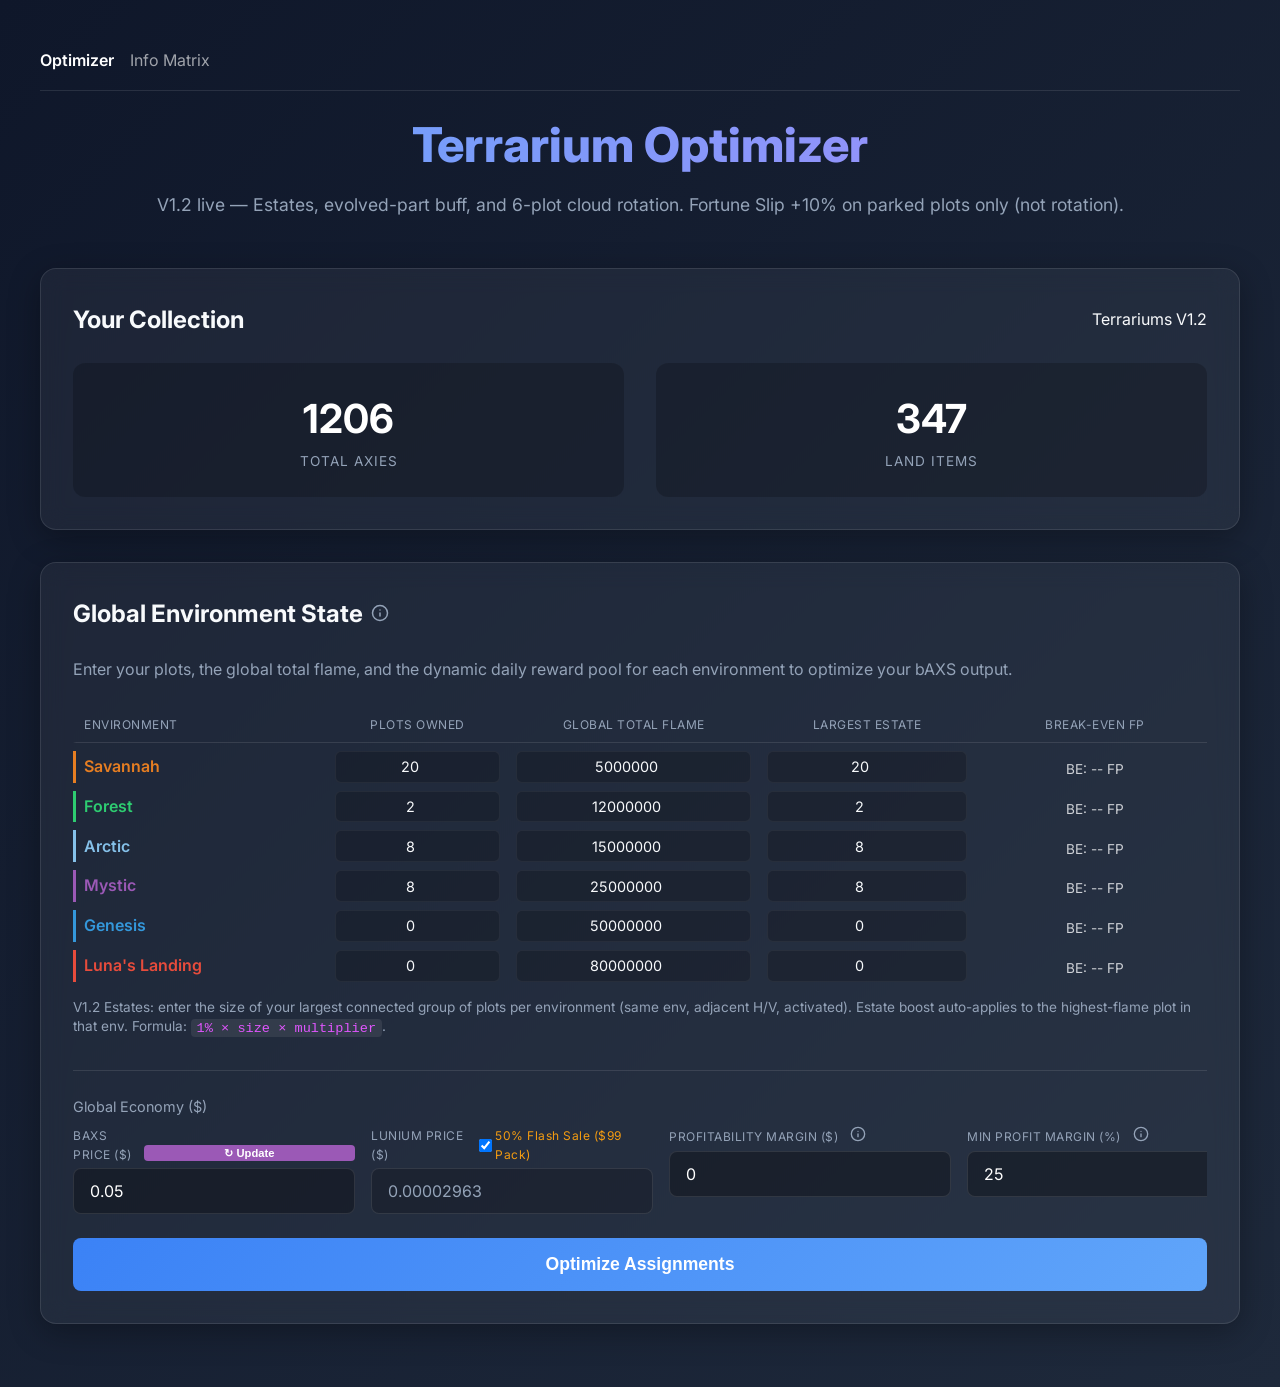
<file: index.html>
<!DOCTYPE html>
<html lang="en">
<head>
    <meta charset="UTF-8">
    <meta name="viewport" content="width=device-width, initial-scale=1.0">
    <title>Axie Terrarium Optimizer</title>
    <link href="https://fonts.googleapis.com/css2?family=Inter:wght@400;600;700;800&display=swap" rel="stylesheet">
    <link rel="stylesheet" href="style.css?v=7">
</head>
<body>
<div class="container">
    <nav style="display: flex; gap: 1rem; padding: 1rem 0; margin-bottom: 1rem; border-bottom: 1px solid rgba(255,255,255,0.1);">
        <a href="index.html" style="color: #fff; font-weight: 600; text-decoration: none;">Optimizer</a>
        <a href="charts.html" style="color: rgba(255,255,255,0.6); text-decoration: none;">Info Matrix</a>
    </nav>
    <header>
        <h1>Terrarium Optimizer</h1>
        <p class="subtitle">V1.2 live — Estates, evolved-part buff, and 6-plot cloud rotation. Fortune Slip +10% on parked plots only (not rotation).</p>
    </header>

    <div class="glass-panel" id="collection-stats">
        <div style="display: flex; justify-content: space-between; align-items: center; margin-bottom: 1.5rem; flex-wrap: wrap; gap: 0.75rem;">
            <h2 style="margin: 0;">Your Collection</h2>
            <span class="version-badge">Terrariums V1.2</span>
        </div>
        <div class="grid-2">
            <div class="stat-box">
                <div class="stat-value" id="stat-axies">0</div>
                <div class="stat-label">Total Axies</div>
            </div>
            <div class="stat-box">
                <div class="stat-value" id="stat-items">0</div>
                <div class="stat-label">Land Items</div>
            </div>
        </div>
    </div>

    <div class="glass-panel">
        <h2 style="margin-bottom: 1.5rem; display: flex; align-items: center;">
            Global Environment State
            <div class="tooltip" onclick="void(0)">
                <svg width="18" height="18" viewBox="0 0 24 24" fill="none" stroke="currentColor" stroke-width="2" stroke-linecap="round" stroke-linejoin="round"><circle cx="12" cy="12" r="10"></circle><line x1="12" y1="16" x2="12" y2="12"></line><line x1="12" y1="8" x2="12.01" y2="8"></line></svg>
                <span class="tooltiptext">Higher tier plots (like Genesis/Mystic) have higher base Lunium costs and different environment multipliers. The optimizer automatically calculates which plot is mathematically best based on your total flame and the daily reward pool for each environment.</span>
            </div>
        </h2>
        <p style="color: var(--text-secondary); margin-bottom: 2rem;">
            Enter your plots, the global total flame, and the dynamic daily reward pool for each environment to optimize your bAXS output.
        </p>
        <div id="env-inputs"></div>
        
        <div style="margin-top: 1.5rem; padding-top: 1.5rem; border-top: 1px solid rgba(255, 255, 255, 0.1);">
            <div style="color: var(--text-secondary); margin-bottom: 0.5rem; font-size: 0.9rem;">Global Economy ($)</div>
            <div class="config-grid-wrapper">
                <div class="config-grid">
                    <div class="input-group">
                        <label style="display: flex; justify-content: space-between; align-items: center; width: 100%;">
                            <span>bAXS Price ($)</span>
                            <button onclick="fetchAxsPrice()" style="font-size: 0.7rem; padding: 0.15rem 0.4rem; background: var(--mystic); border: none; border-radius: 4px; color: white; cursor: pointer; text-transform: none; line-height: 1;" title="Fetch Live Price">↻ Update</button>
                        </label>
                        <input type="number" id="baxs-price" value="0.05" step="0.001">
                    </div>
                    <div class="input-group">
                        <label style="display: flex; justify-content: space-between; align-items: center; width: 100%;">
                            <span>Lunium Price ($)</span>
                            <label style="font-size: 0.75rem; color: #f39c12; display: flex; align-items: center; gap: 0.2rem; cursor: pointer; text-transform: none; margin: 0;">
                                <input type="checkbox" id="lunium-sale" checked onchange="updateLuniumPrice()" style="width: auto; margin: 0; padding: 0;">
                                50% Flash Sale ($99 Pack)
                            </label>
                        </label>
                        <input type="number" id="lunium-price" value="0.00002963" step="0.00000001" readonly style="background: rgba(0,0,0,0.2); cursor: not-allowed; color: var(--text-secondary);">
                    </div>
                    <div class="input-group">
                        <label style="display: flex; justify-content: space-between; align-items: center; width: 100%;">
                            <span style="display: flex; align-items: center;">
                                Profitability Margin ($)
                                <div class="tooltip" onclick="void(0)">
                                    <svg width="16" height="16" viewBox="0 0 24 24" fill="none" stroke="currentColor" stroke-width="2" stroke-linecap="round" stroke-linejoin="round" style="margin-left:4px"><circle cx="12" cy="12" r="10"></circle><line x1="12" y1="16" x2="12" y2="12"></line><line x1="12" y1="8" x2="12.01" y2="8"></line></svg>
                                    <span class="tooltiptext">If the expected daily profit difference between placing your Axies on two different plots is less than this margin, the optimizer will automatically assign them to the plot that costs less Global Lunium.</span>
                                </div>
                            </span>
                        </label>
                        <input type="number" id="tiebreaker-margin" value="0" step="0.001" onchange="optimize()">
                    </div>
                    <div class="input-group">
                        <label style="display: flex; justify-content: space-between; align-items: center; width: 100%;">
                            <span style="display: flex; align-items: center;">
                                Min Profit Margin (%)
                                <div class="tooltip" onclick="void(0)">
                                    <svg width="16" height="16" viewBox="0 0 24 24" fill="none" stroke="currentColor" stroke-width="2" stroke-linecap="round" stroke-linejoin="round" style="margin-left:4px"><circle cx="12" cy="12" r="10"></circle><line x1="12" y1="16" x2="12" y2="12"></line><line x1="12" y1="8" x2="12.01" y2="8"></line></svg>
                                    <span class="tooltiptext">If the net profit (bAXS Revenue minus Global Lunium Cost) is less than this percentage of the global lunium cost, the plot is considered unprofitable and will run on passive Local Lunium instead.</span>
                                </div>
                            </span>
                        </label>
                        <input type="number" id="min-profit-margin" value="25" step="1" onchange="optimize()">
                    </div>
                </div>
            </div>
        </div>
        
        <button id="btn-optimize" style="margin-top: 1.5rem;">Optimize Assignments</button>
    </div>

    <div id="results-container" style="display: none;">
        <h2 style="text-align: center; margin-top: 3rem;">Optimization Results</h2>
        <div class="total-baxs">Total Expected: <span id="total-baxs-val">0</span> bAXS/tick <span id="total-baxs-daily" style="font-size: 0.6em; opacity: 0.8; margin-left: 10px;"></span></div>
        <div id="rotation-results"></div>
        <div class="results-grid" id="plots-grid"></div>
    </div>
</div>

<script src="user_data.js?v=7"></script>
<script src="script.js?v=7"></script>
</body>
</html>
</file>
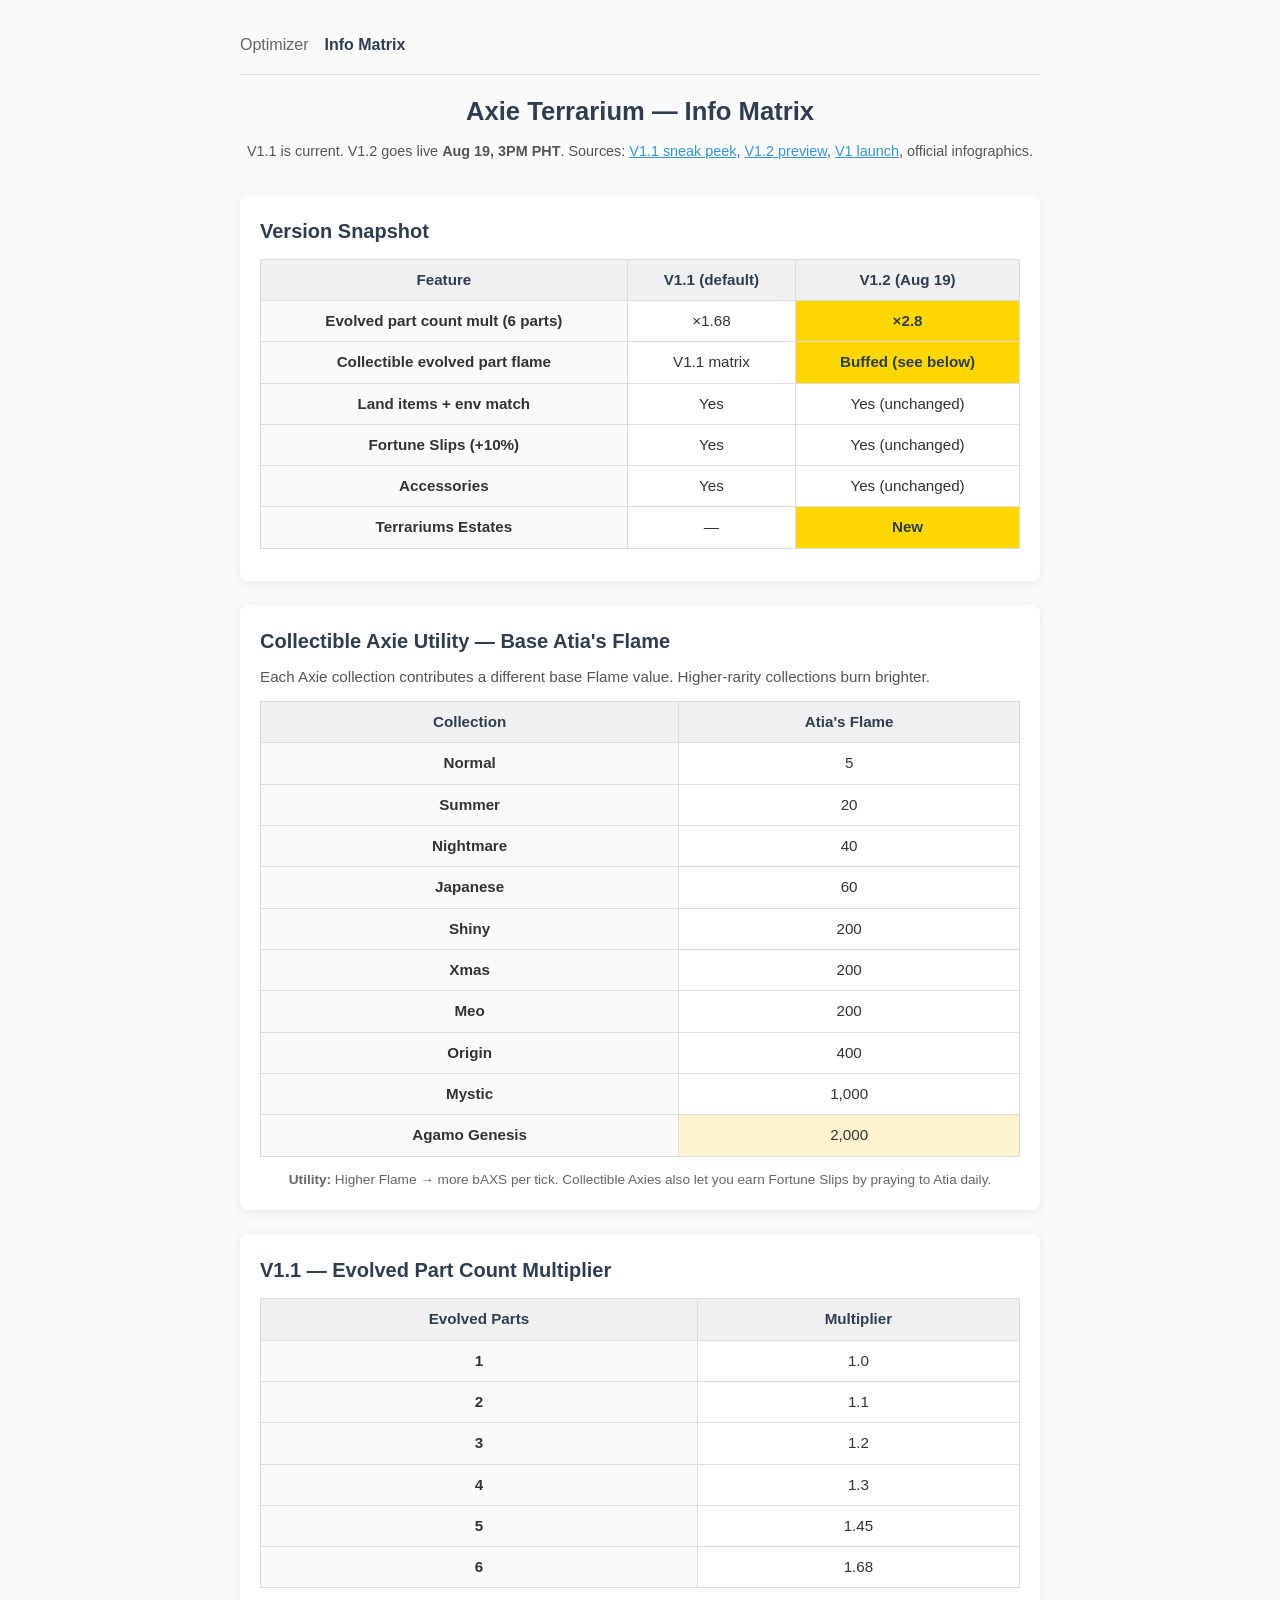
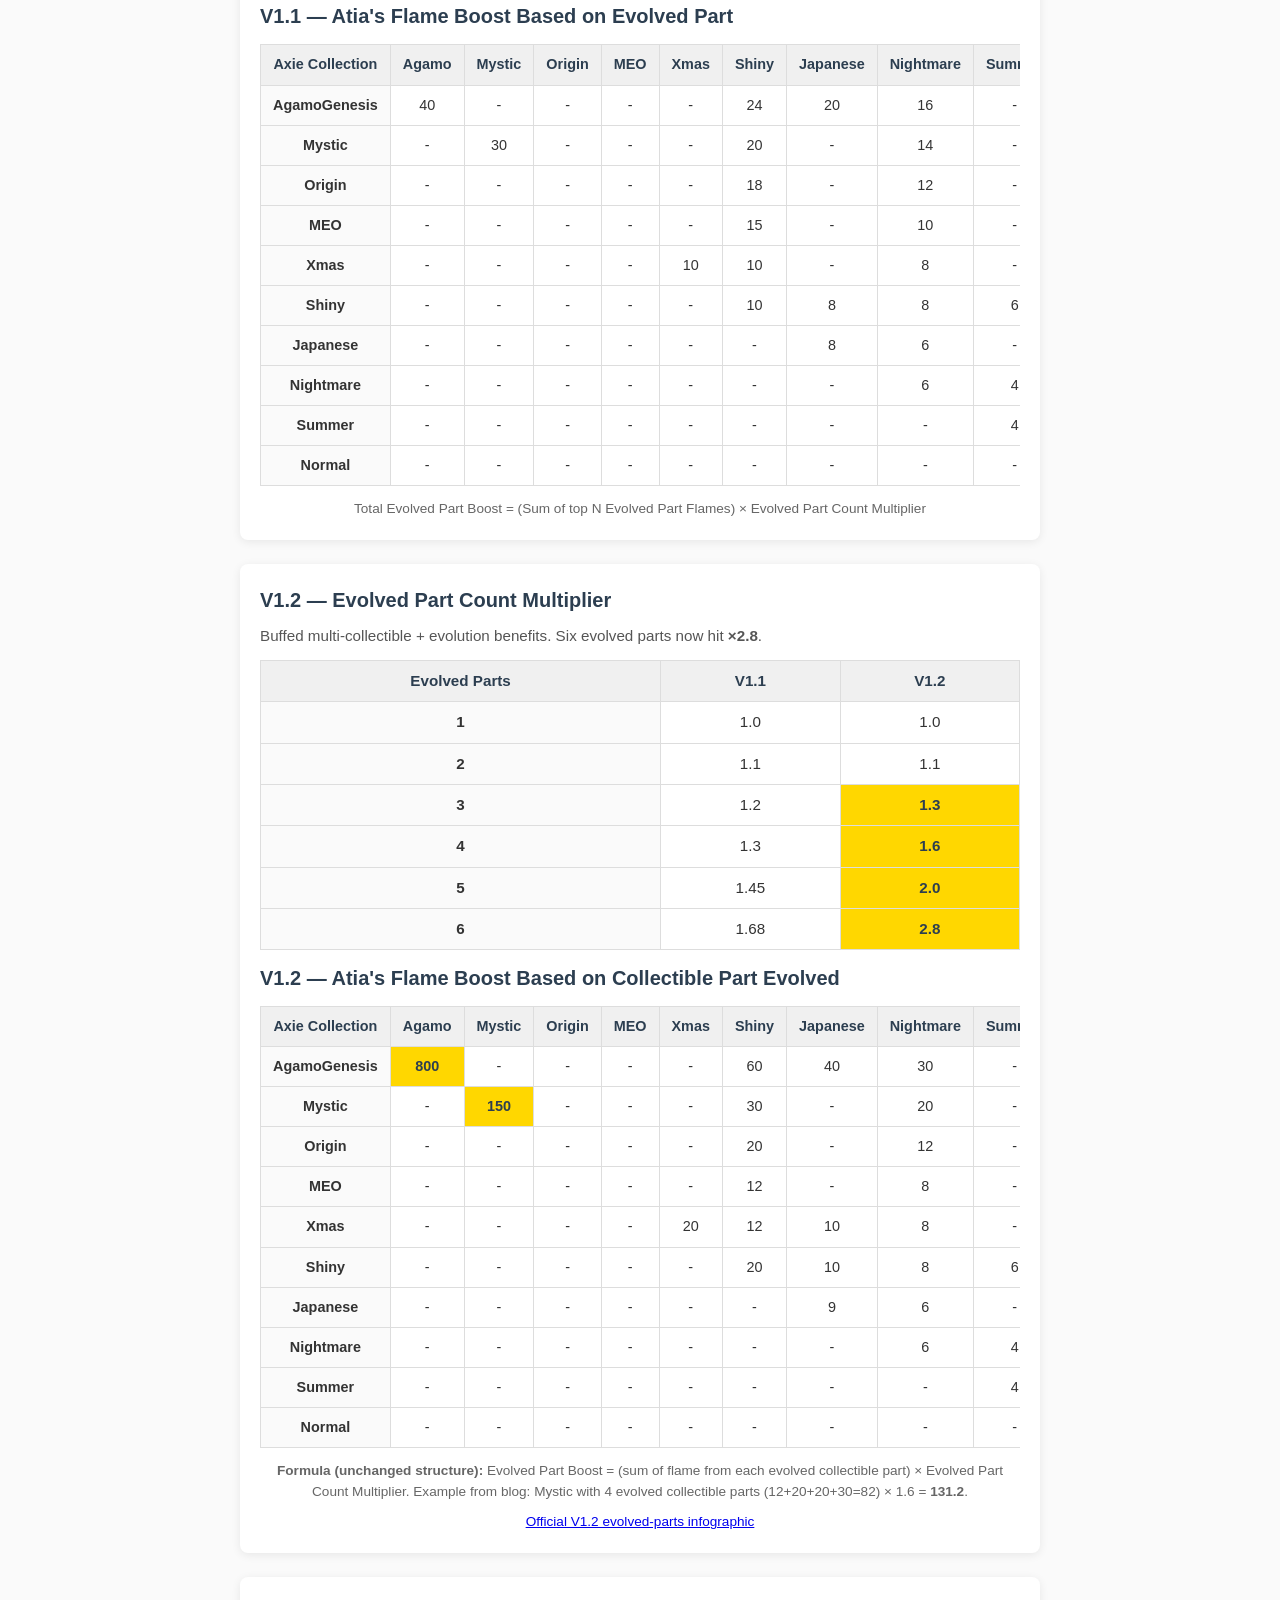
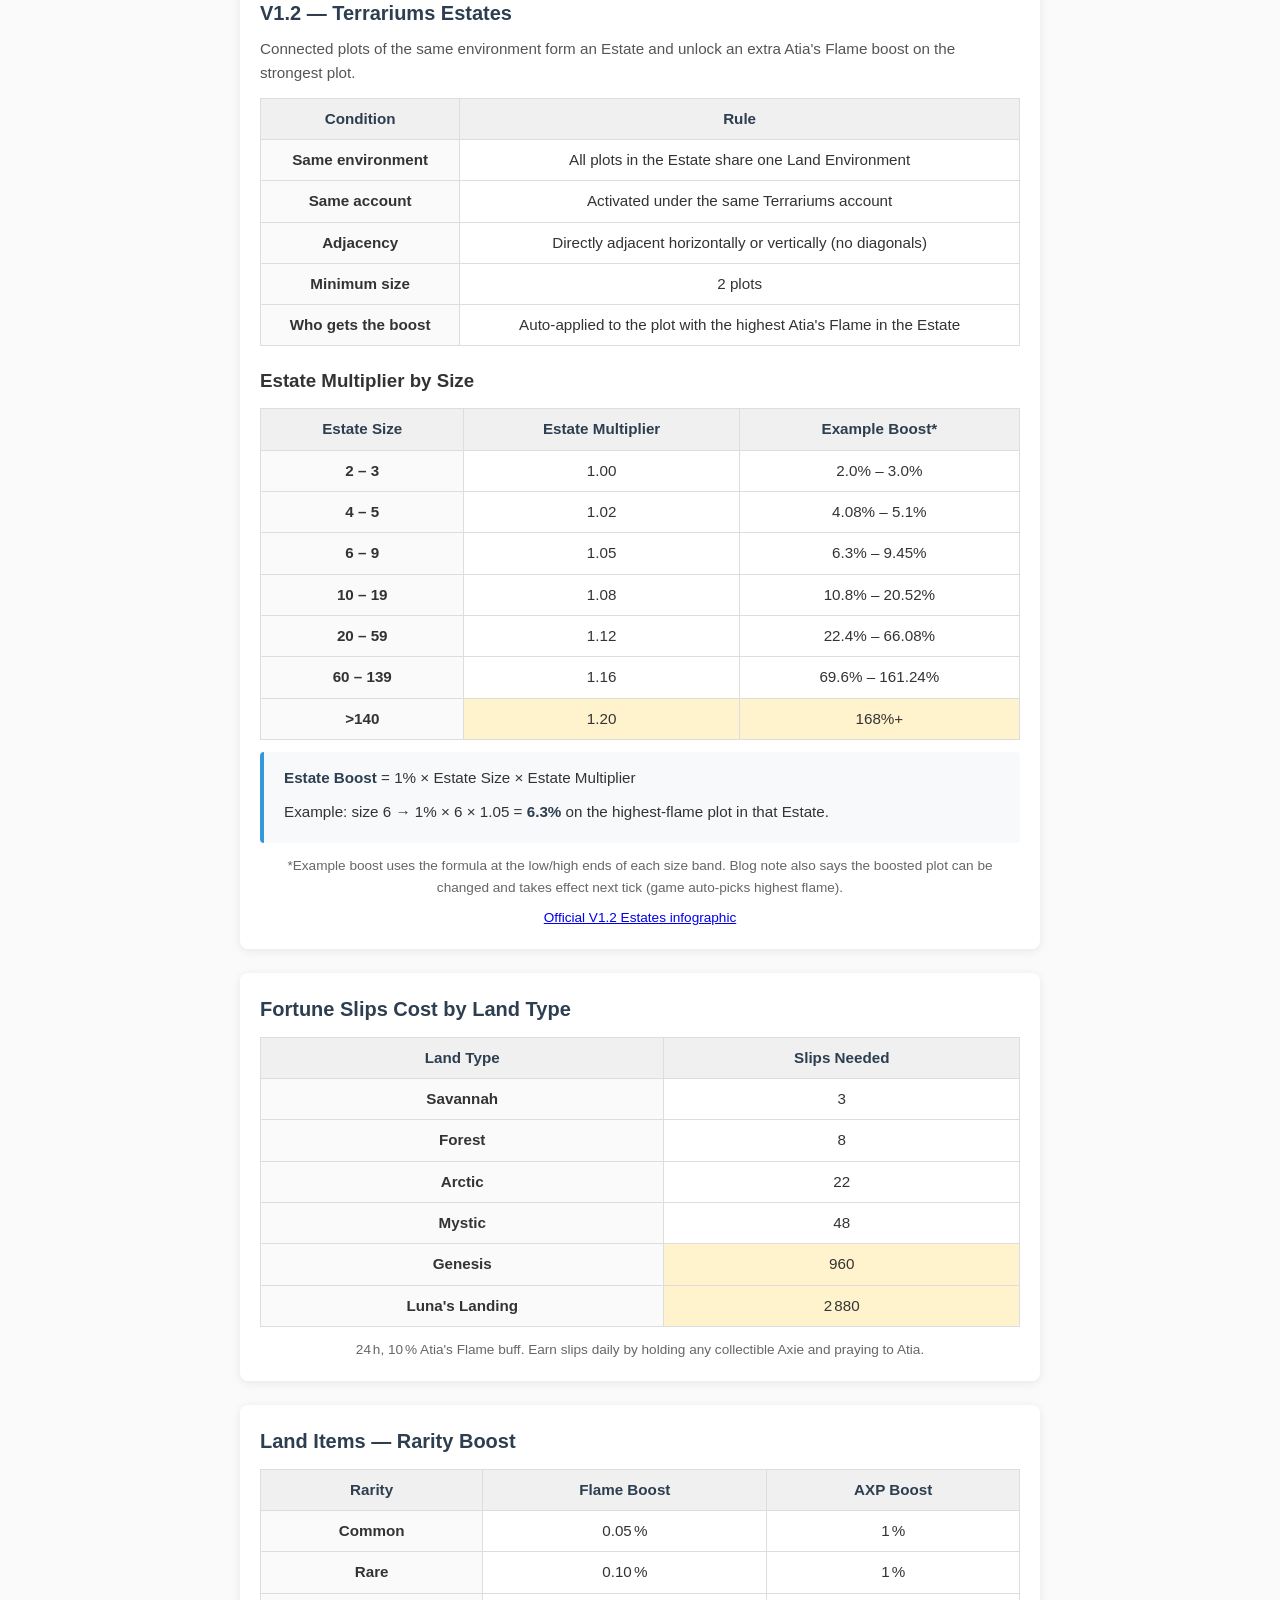
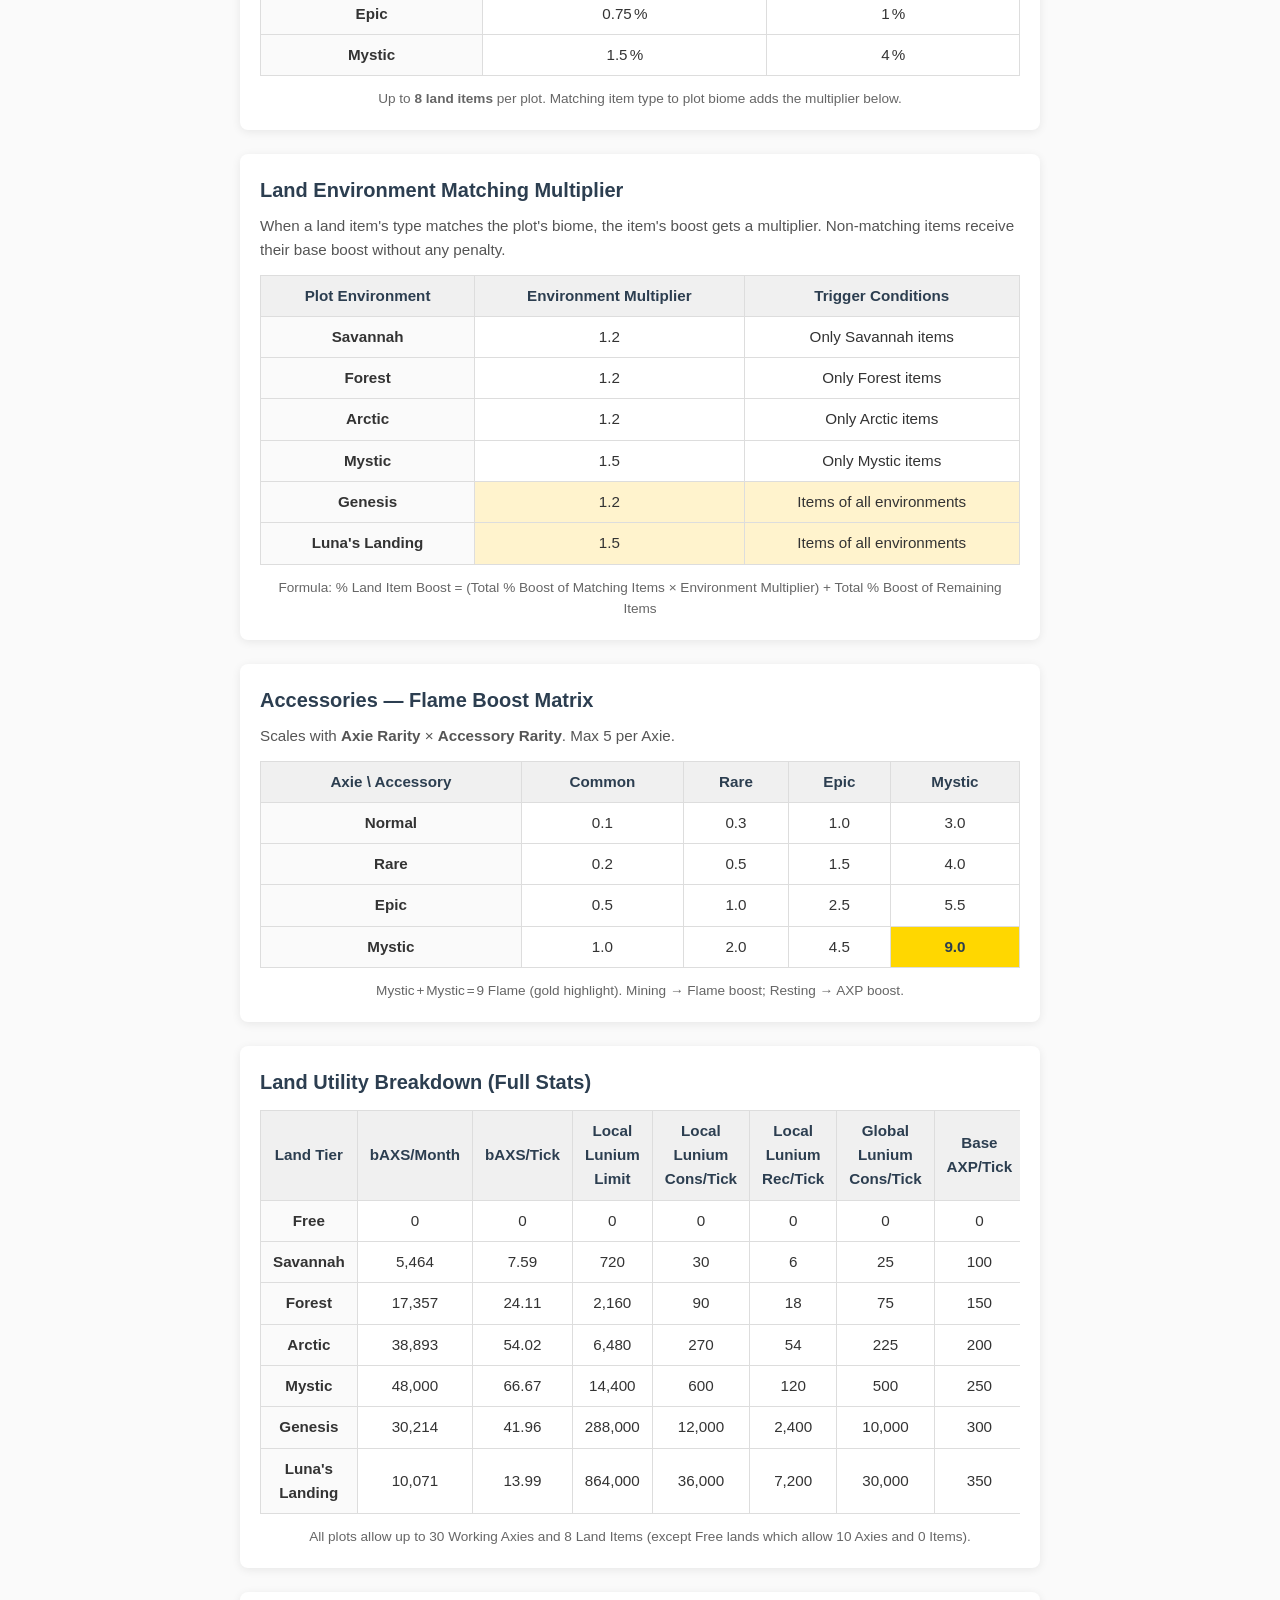
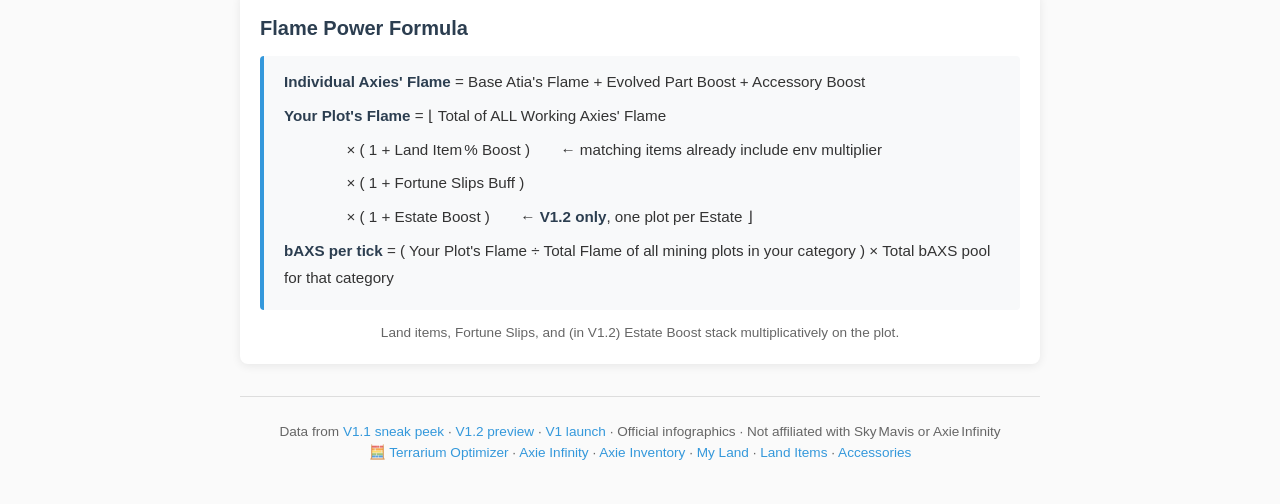
<file: charts.html>
<!DOCTYPE html>
<html lang="en">
<head>
    <meta charset="UTF-8">
    <meta name="viewport" content="width=device-width, initial-scale=1.0">
    <title>Axie Terrarium – Info Matrix</title>
    <link rel="stylesheet" href="charts-style.css">
</head>
<body>
<div class="container">
    <nav style="display: flex; gap: 1rem; padding: 1rem 0; margin-bottom: 1rem; border-bottom: 1px solid #ddd;">
        <a href="index.html" style="color: #666; text-decoration: none;">Optimizer</a>
        <a href="charts.html" style="color: #2c3e50; font-weight: 600; text-decoration: none;">Info Matrix</a>
    </nav>
    <h1>Axie Terrarium — Info Matrix</h1>
    <p class="site-intro">V1.1 is current. V1.2 goes live <strong>Aug 19, 3PM PHT</strong>. Sources: <a href="https://blog.axieinfinity.com/p/terrariums-update-sneak-peek" target="_blank">V1.1 sneak peek</a>, <a href="https://blog.axieinfinity.com/p/terrariums-v1-2-is-coming-next-week" target="_blank">V1.2 preview</a>, <a href="https://blog.axieinfinity.com/p/terrariums-v1-is-live" target="_blank">V1 launch</a>, official infographics.</p>

    <section class="matrix-section">
        <h2>Version Snapshot</h2>
        <div class="table-wrap">
            <table class="matrix-table">
                <thead>
                    <tr><th>Feature</th><th>V1.1 (default)</th><th>V1.2 (Aug 19)</th></tr>
                </thead>
                <tbody>
                    <tr><td>Evolved part count mult (6 parts)</td><td>×1.68</td><td class="cell-gold">×2.8</td></tr>
                    <tr><td>Collectible evolved part flame</td><td>V1.1 matrix</td><td class="cell-gold">Buffed (see below)</td></tr>
                    <tr><td>Land items + env match</td><td>Yes</td><td>Yes (unchanged)</td></tr>
                    <tr><td>Fortune Slips (+10%)</td><td>Yes</td><td>Yes (unchanged)</td></tr>
                    <tr><td>Accessories</td><td>Yes</td><td>Yes (unchanged)</td></tr>
                    <tr><td>Terrariums Estates</td><td>—</td><td class="cell-gold">New</td></tr>
                </tbody>
            </table>
        </div>
    </section>

    <!-- ===== COLLECTIBLE AXIE UTILITY BREAKDOWN ===== -->
    <section class="matrix-section">
        <h2>Collectible Axie Utility — Base Atia's Flame</h2>
        <p class="subtitle">Each Axie collection contributes a different base Flame value. Higher-rarity collections burn brighter.</p>
        <div class="table-wrap">
            <table class="matrix-table collector-table">
                <thead>
                    <tr>
                        <th>Collection</th>
                        <th>Atia's Flame</th>
                    </tr>
                </thead>
                <tbody>
                    <tr><td>Normal</td><td>5</td></tr>
                    <tr><td>Summer</td><td>20</td></tr>
                    <tr><td>Nightmare</td><td>40</td></tr>
                    <tr><td>Japanese</td><td>60</td></tr>
                    <tr><td>Shiny</td><td>200</td></tr>
                    <tr><td>Xmas</td><td>200</td></tr>
                    <tr><td>Meo</td><td>200</td></tr>
                    <tr><td>Origin</td><td>400</td></tr>
                    <tr><td>Mystic</td><td>1,000</td></tr>
                    <tr class="highlight-row"><td>Agamo Genesis</td><td>2,000</td></tr>
                </tbody>
            </table>
        </div>
        <p class="cap"><strong>Utility:</strong> Higher Flame → more bAXS per tick. Collectible Axies also let you earn Fortune Slips by praying to Atia daily.</p>
    </section>

    <!-- ===== EVOLVED PARTS V1.1 ===== -->
    <section class="matrix-section">
        <h2>V1.1 — Evolved Part Count Multiplier</h2>
        <div class="table-wrap">
            <table class="matrix-table">
                <thead>
                    <tr><th>Evolved Parts</th><th>Multiplier</th></tr>
                </thead>
                <tbody>
                    <tr><td>1</td><td>1.0</td></tr>
                    <tr><td>2</td><td>1.1</td></tr>
                    <tr><td>3</td><td>1.2</td></tr>
                    <tr><td>4</td><td>1.3</td></tr>
                    <tr><td>5</td><td>1.45</td></tr>
                    <tr><td>6</td><td>1.68</td></tr>
                </tbody>
            </table>
        </div>
        
        <h2>V1.1 — Atia's Flame Boost Based on Evolved Part</h2>
        <div class="table-wrap">
            <table class="matrix-table" style="font-size: 0.9em; min-width: 600px;">
                <thead>
                    <tr><th>Axie Collection</th><th>Agamo</th><th>Mystic</th><th>Origin</th><th>MEO</th><th>Xmas</th><th>Shiny</th><th>Japanese</th><th>Nightmare</th><th>Summer</th><th>Normal</th></tr>
                </thead>
                <tbody>
                    <tr><td>AgamoGenesis</td><td>40</td><td>-</td><td>-</td><td>-</td><td>-</td><td>24</td><td>20</td><td>16</td><td>-</td><td>8</td></tr>
                    <tr><td>Mystic</td><td>-</td><td>30</td><td>-</td><td>-</td><td>-</td><td>20</td><td>-</td><td>14</td><td>-</td><td>6</td></tr>
                    <tr><td>Origin</td><td>-</td><td>-</td><td>-</td><td>-</td><td>-</td><td>18</td><td>-</td><td>12</td><td>-</td><td>6</td></tr>
                    <tr><td>MEO</td><td>-</td><td>-</td><td>-</td><td>-</td><td>-</td><td>15</td><td>-</td><td>10</td><td>-</td><td>5</td></tr>
                    <tr><td>Xmas</td><td>-</td><td>-</td><td>-</td><td>-</td><td>10</td><td>10</td><td>-</td><td>8</td><td>-</td><td>4</td></tr>
                    <tr><td>Shiny</td><td>-</td><td>-</td><td>-</td><td>-</td><td>-</td><td>10</td><td>8</td><td>8</td><td>6</td><td>4</td></tr>
                    <tr><td>Japanese</td><td>-</td><td>-</td><td>-</td><td>-</td><td>-</td><td>-</td><td>8</td><td>6</td><td>-</td><td>3</td></tr>
                    <tr><td>Nightmare</td><td>-</td><td>-</td><td>-</td><td>-</td><td>-</td><td>-</td><td>-</td><td>6</td><td>4</td><td>3</td></tr>
                    <tr><td>Summer</td><td>-</td><td>-</td><td>-</td><td>-</td><td>-</td><td>-</td><td>-</td><td>-</td><td>4</td><td>2</td></tr>
                    <tr><td>Normal</td><td>-</td><td>-</td><td>-</td><td>-</td><td>-</td><td>-</td><td>-</td><td>-</td><td>-</td><td>2</td></tr>
                </tbody>
            </table>
        </div>
        <p class="cap">Total Evolved Part Boost = (Sum of top N Evolved Part Flames) × Evolved Part Count Multiplier</p>
    </section>

    <!-- ===== EVOLVED PARTS V1.2 ===== -->
    <section class="matrix-section">
        <h2>V1.2 — Evolved Part Count Multiplier</h2>
        <p class="subtitle">Buffed multi-collectible + evolution benefits. Six evolved parts now hit <strong>×2.8</strong>.</p>
        <div class="table-wrap">
            <table class="matrix-table">
                <thead>
                    <tr><th>Evolved Parts</th><th>V1.1</th><th>V1.2</th></tr>
                </thead>
                <tbody>
                    <tr><td>1</td><td>1.0</td><td>1.0</td></tr>
                    <tr><td>2</td><td>1.1</td><td>1.1</td></tr>
                    <tr><td>3</td><td>1.2</td><td class="cell-gold">1.3</td></tr>
                    <tr><td>4</td><td>1.3</td><td class="cell-gold">1.6</td></tr>
                    <tr><td>5</td><td>1.45</td><td class="cell-gold">2.0</td></tr>
                    <tr><td>6</td><td>1.68</td><td class="cell-gold">2.8</td></tr>
                </tbody>
            </table>
        </div>

        <h2>V1.2 — Atia's Flame Boost Based on Collectible Part Evolved</h2>
        <div class="table-wrap">
            <table class="matrix-table" style="font-size: 0.9em; min-width: 600px;">
                <thead>
                    <tr><th>Axie Collection</th><th>Agamo</th><th>Mystic</th><th>Origin</th><th>MEO</th><th>Xmas</th><th>Shiny</th><th>Japanese</th><th>Nightmare</th><th>Summer</th><th>Normal</th></tr>
                </thead>
                <tbody>
                    <tr><td>AgamoGenesis</td><td class="cell-gold">800</td><td>-</td><td>-</td><td>-</td><td>-</td><td>60</td><td>40</td><td>30</td><td>-</td><td>20</td></tr>
                    <tr><td>Mystic</td><td>-</td><td class="cell-gold">150</td><td>-</td><td>-</td><td>-</td><td>30</td><td>-</td><td>20</td><td>-</td><td>12</td></tr>
                    <tr><td>Origin</td><td>-</td><td>-</td><td>-</td><td>-</td><td>-</td><td>20</td><td>-</td><td>12</td><td>-</td><td>8</td></tr>
                    <tr><td>MEO</td><td>-</td><td>-</td><td>-</td><td>-</td><td>-</td><td>12</td><td>-</td><td>8</td><td>-</td><td>5</td></tr>
                    <tr><td>Xmas</td><td>-</td><td>-</td><td>-</td><td>-</td><td>20</td><td>12</td><td>10</td><td>8</td><td>-</td><td>5</td></tr>
                    <tr><td>Shiny</td><td>-</td><td>-</td><td>-</td><td>-</td><td>-</td><td>20</td><td>10</td><td>8</td><td>6</td><td>5</td></tr>
                    <tr><td>Japanese</td><td>-</td><td>-</td><td>-</td><td>-</td><td>-</td><td>-</td><td>9</td><td>6</td><td>-</td><td>3</td></tr>
                    <tr><td>Nightmare</td><td>-</td><td>-</td><td>-</td><td>-</td><td>-</td><td>-</td><td>-</td><td>6</td><td>4</td><td>3</td></tr>
                    <tr><td>Summer</td><td>-</td><td>-</td><td>-</td><td>-</td><td>-</td><td>-</td><td>-</td><td>-</td><td>4</td><td>2</td></tr>
                    <tr><td>Normal</td><td>-</td><td>-</td><td>-</td><td>-</td><td>-</td><td>-</td><td>-</td><td>-</td><td>-</td><td>2</td></tr>
                </tbody>
            </table>
        </div>
        <p class="cap"><strong>Formula (unchanged structure):</strong> Evolved Part Boost = (sum of flame from each evolved collectible part) × Evolved Part Count Multiplier. Example from blog: Mystic with 4 evolved collectible parts (12+20+20+30=82) × 1.6 = <strong>131.2</strong>.</p>
        <p class="cap"><a href="v12_evolved_parts.png" target="_blank">Official V1.2 evolved-parts infographic</a></p>
    </section>

    <!-- ===== ESTATES V1.2 ===== -->
    <section class="matrix-section">
        <h2>V1.2 — Terrariums Estates</h2>
        <p class="subtitle">Connected plots of the same environment form an Estate and unlock an extra Atia's Flame boost on the strongest plot.</p>
        <div class="table-wrap">
            <table class="matrix-table">
                <thead>
                    <tr><th>Condition</th><th>Rule</th></tr>
                </thead>
                <tbody>
                    <tr><td>Same environment</td><td>All plots in the Estate share one Land Environment</td></tr>
                    <tr><td>Same account</td><td>Activated under the same Terrariums account</td></tr>
                    <tr><td>Adjacency</td><td>Directly adjacent horizontally or vertically (no diagonals)</td></tr>
                    <tr><td>Minimum size</td><td>2 plots</td></tr>
                    <tr><td>Who gets the boost</td><td>Auto-applied to the plot with the highest Atia's Flame in the Estate</td></tr>
                </tbody>
            </table>
        </div>

        <h3 style="margin-top:1.25rem;">Estate Multiplier by Size</h3>
        <div class="table-wrap">
            <table class="matrix-table">
                <thead>
                    <tr><th>Estate Size</th><th>Estate Multiplier</th><th>Example Boost*</th></tr>
                </thead>
                <tbody>
                    <tr><td>2 – 3</td><td>1.00</td><td>2.0% – 3.0%</td></tr>
                    <tr><td>4 – 5</td><td>1.02</td><td>4.08% – 5.1%</td></tr>
                    <tr><td>6 – 9</td><td>1.05</td><td>6.3% – 9.45%</td></tr>
                    <tr><td>10 – 19</td><td>1.08</td><td>10.8% – 20.52%</td></tr>
                    <tr><td>20 – 59</td><td>1.12</td><td>22.4% – 66.08%</td></tr>
                    <tr><td>60 – 139</td><td>1.16</td><td>69.6% – 161.24%</td></tr>
                    <tr class="highlight-row"><td>>140</td><td>1.20</td><td>168%+</td></tr>
                </tbody>
            </table>
        </div>
        <div class="formula-box">
            <p><strong>Estate Boost</strong> = 1% × Estate Size × Estate Multiplier</p>
            <p>Example: size 6 → 1% × 6 × 1.05 = <strong>6.3%</strong> on the highest-flame plot in that Estate.</p>
        </div>
        <p class="cap">*Example boost uses the formula at the low/high ends of each size band. Blog note also says the boosted plot can be changed and takes effect next tick (game auto-picks highest flame).</p>
        <p class="cap"><a href="v12_estates.png" target="_blank">Official V1.2 Estates infographic</a></p>
    </section>

    <!-- ===== FORTUNE SLIPS ===== -->
    <section class="matrix-section">
        <h2>Fortune Slips Cost by Land Type</h2>
        <div class="table-wrap">
            <table class="matrix-table">
                <thead>
                    <tr><th>Land Type</th><th>Slips Needed</th></tr>
                </thead>
                <tbody>
                    <tr><td>Savannah</td><td>3</td></tr>
                    <tr><td>Forest</td><td>8</td></tr>
                    <tr><td>Arctic</td><td>22</td></tr>
                    <tr><td>Mystic</td><td>48</td></tr>
                    <tr class="highlight-row"><td>Genesis</td><td>960</td></tr>
                    <tr class="highlight-row"><td>Luna's Landing</td><td>2 880</td></tr>
                </tbody>
            </table>
        </div>
        <p class="cap">24 h, 10 % Atia's Flame buff. Earn slips daily by holding any collectible Axie and praying to Atia.</p>
    </section>

    <!-- ===== LAND ITEMS ===== -->
    <section class="matrix-section">
        <h2>Land Items — Rarity Boost</h2>
        <div class="table-wrap">
            <table class="matrix-table">
                <thead>
                    <tr><th>Rarity</th><th>Flame Boost</th><th>AXP Boost</th></tr>
                </thead>
                <tbody>
                    <tr><td>Common</td><td>0.05 %</td><td>1 %</td></tr>
                    <tr><td>Rare</td><td>0.10 %</td><td>1 %</td></tr>
                    <tr><td>Epic</td><td>0.75 %</td><td>1 %</td></tr>
                    <tr><td>Mystic</td><td>1.5 %</td><td>4 %</td></tr>
                </tbody>
            </table>
        </div>
        <p class="cap">Up to <strong>8 land items</strong> per plot. Matching item type to plot biome adds the multiplier below.</p>
    </section>

    <!-- ===== LAND ENVIRONMENT MATCHING MULTIPLIER ===== -->
    <section class="matrix-section">
        <h2>Land Environment Matching Multiplier</h2>
        <p class="subtitle">When a land item's type matches the plot's biome, the item's boost gets a multiplier. Non-matching items receive their base boost without any penalty.</p>
        <div class="table-wrap">
            <table class="matrix-table">
                <thead>
                    <tr><th>Plot Environment</th><th>Environment Multiplier</th><th>Trigger Conditions</th></tr>
                </thead>
                <tbody>
                    <tr><td>Savannah</td><td>1.2</td><td>Only Savannah items</td></tr>
                    <tr><td>Forest</td><td>1.2</td><td>Only Forest items</td></tr>
                    <tr><td>Arctic</td><td>1.2</td><td>Only Arctic items</td></tr>
                    <tr><td>Mystic</td><td>1.5</td><td>Only Mystic items</td></tr>
                    <tr class="highlight-row"><td>Genesis</td><td>1.2</td><td>Items of all environments</td></tr>
                    <tr class="highlight-row"><td>Luna's Landing</td><td>1.5</td><td>Items of all environments</td></tr>
                </tbody>
            </table>
        </div>
        <p class="cap">Formula: % Land Item Boost = (Total % Boost of Matching Items × Environment Multiplier) + Total % Boost of Remaining Items</p>
    </section>

    <!-- ===== ACCESSORIES ===== -->
    <section class="matrix-section">
        <h2>Accessories — Flame Boost Matrix</h2>
        <p class="subtitle">Scales with <strong>Axie Rarity</strong> × <strong>Accessory Rarity</strong>. Max 5 per Axie.</p>
        <div class="table-wrap">
            <table class="matrix-table">
                <thead>
                    <tr><th>Axie \ Accessory</th><th>Common</th><th>Rare</th><th>Epic</th><th>Mystic</th></tr>
                </thead>
                <tbody>
                    <tr><td>Normal</td><td>0.1</td><td>0.3</td><td>1.0</td><td>3.0</td></tr>
                    <tr><td>Rare</td><td>0.2</td><td>0.5</td><td>1.5</td><td>4.0</td></tr>
                    <tr><td>Epic</td><td>0.5</td><td>1.0</td><td>2.5</td><td>5.5</td></tr>
                    <tr><td>Mystic</td><td>1.0</td><td>2.0</td><td>4.5</td><td class="cell-gold">9.0</td></tr>
                </tbody>
            </table>
        </div>
        <p class="cap">Mystic + Mystic = 9 Flame (gold highlight). Mining → Flame boost; Resting → AXP boost.</p>
    </section>

    <!-- ===== LAND UTILITY ===== -->
    <section class="matrix-section">
        <h2>Land Utility Breakdown (Full Stats)</h2>
        <div class="table-wrap">
            <table class="matrix-table">
                <thead>
                    <tr>
                        <th>Land Tier</th>
                        <th>bAXS/Month</th>
                        <th>bAXS/Tick</th>
                        <th>Local Lunium Limit</th>
                        <th>Local Lunium Cons/Tick</th>
                        <th>Local Lunium Rec/Tick</th>
                        <th>Global Lunium Cons/Tick</th>
                        <th>Base AXP/Tick</th>
                    </tr>
                </thead>
                <tbody>
                    <tr><td>Free</td><td>0</td><td>0</td><td>0</td><td>0</td><td>0</td><td>0</td><td>0</td></tr>
                    <tr><td>Savannah</td><td>5,464</td><td>7.59</td><td>720</td><td>30</td><td>6</td><td>25</td><td>100</td></tr>
                    <tr><td>Forest</td><td>17,357</td><td>24.11</td><td>2,160</td><td>90</td><td>18</td><td>75</td><td>150</td></tr>
                    <tr><td>Arctic</td><td>38,893</td><td>54.02</td><td>6,480</td><td>270</td><td>54</td><td>225</td><td>200</td></tr>
                    <tr><td>Mystic</td><td>48,000</td><td>66.67</td><td>14,400</td><td>600</td><td>120</td><td>500</td><td>250</td></tr>
                    <tr><td>Genesis</td><td>30,214</td><td>41.96</td><td>288,000</td><td>12,000</td><td>2,400</td><td>10,000</td><td>300</td></tr>
                    <tr><td>Luna's Landing</td><td>10,071</td><td>13.99</td><td>864,000</td><td>36,000</td><td>7,200</td><td>30,000</td><td>350</td></tr>
                </tbody>
            </table>
        </div>
        <p class="cap">All plots allow up to 30 Working Axies and 8 Land Items (except Free lands which allow 10 Axies and 0 Items).</p>
    </section>

    <!-- ===== FLAME FORMULA ===== -->
    <section class="matrix-section">
        <h2>Flame Power Formula</h2>
        <div class="formula-box">
            <p><strong>Individual Axies' Flame</strong> = Base Atia's Flame + Evolved Part Boost + Accessory Boost</p>
            <p><strong>Your Plot's Flame</strong> = ⌊ Total of ALL Working Axies' Flame</p>
            <p class="indent">  × ( 1 + Land Item % Boost )  ← matching items already include env multiplier</p>
            <p class="indent">  × ( 1 + Fortune Slips Buff )</p>
            <p class="indent">  × ( 1 + Estate Boost )  ← <strong>V1.2 only</strong>, one plot per Estate ⌋</p>
            <p><strong>bAXS per tick</strong> = ( Your Plot's Flame ÷ Total Flame of all mining plots in your category ) × Total bAXS pool for that category</p>
        </div>
        <p class="cap">Land items, Fortune Slips, and (in V1.2) Estate Boost stack multiplicatively on the plot.</p>
    </section>

    <footer class="footer">
        <p>Data from <a href="https://blog.axieinfinity.com/p/terrariums-update-sneak-peek" target="_blank">V1.1 sneak peek</a> · <a href="https://blog.axieinfinity.com/p/terrariums-v1-2-is-coming-next-week" target="_blank">V1.2 preview</a> · <a href="https://blog.axieinfinity.com/p/terrariums-v1-is-live" target="_blank">V1 launch</a> · Official infographics · Not affiliated with Sky Mavis or Axie Infinity</p>
        <p>
            <a href="https://flowbot44.github.io/axie-terrarium-optimizer/" target="_blank">🧮 Terrarium Optimizer</a> ·
            <a href="https://axieinfinity.com" target="_blank">Axie Infinity</a> ·
            <a href="https://app.axieinfinity.com/profile/inventory/axies/" target="_blank">Axie Inventory</a> ·
            <a href="https://app.axieinfinity.com/profile/lands" target="_blank">My Land</a> ·
            <a href="https://marketplace.axieinfinity.com/items" target="_blank">Land Items</a> ·
            <a href="https://marketplace.axieinfinity.com/accessories" target="_blank">Accessories</a>
        </p>
    </footer>
</div>
</body>
</html>
</file>
<file: style.css>
:root {
  --bg-gradient: linear-gradient(135deg, #0f172a 0%, #1e293b 100%);
  --surface-bg: rgba(255, 255, 255, 0.05);
  --surface-border: rgba(255, 255, 255, 0.1);
  --text-primary: #f8fafc;
  --text-secondary: #94a3b8;
  --accent: #3b82f6;
  --accent-hover: #2563eb;
  
  --savannah: #e67e22;
  --forest: #2ecc71;
  --arctic: #85c1e9;
  --mystic: #9b59b6;
  --genesis: #3498db;
  --luna: #e74c3c;
}

* {
  box-sizing: border-box;
  margin: 0;
  padding: 0;
}

body {
  font-family: 'Inter', -apple-system, BlinkMacSystemFont, "Segoe UI", Roboto, sans-serif;
  background: var(--bg-gradient);
  color: var(--text-primary);
  min-height: 100vh;
  padding: 2rem;
  line-height: 1.6;
}

.container {
  max-width: 1200px;
  margin: 0 auto;
}

header {
  text-align: center;
  margin-bottom: 3rem;
  animation: fadeInDown 0.8s ease-out;
}

h1 {
  font-size: 3rem;
  font-weight: 800;
  background: linear-gradient(to right, #60a5fa, #a78bfa);
  -webkit-background-clip: text;
  -webkit-text-fill-color: transparent;
  margin-bottom: 0.5rem;
}

.subtitle {
  color: var(--text-secondary);
  font-size: 1.1rem;
}

.glass-panel {
  background: var(--surface-bg);
  backdrop-filter: blur(12px);
  -webkit-backdrop-filter: blur(12px);
  border: 1px solid var(--surface-border);
  border-radius: 16px;
  padding: 2rem;
  margin-bottom: 2rem;
  box-shadow: 0 8px 32px 0 rgba(0, 0, 0, 0.3);
  transition: transform 0.3s ease, box-shadow 0.3s ease;
}

.glass-panel:hover {
  transform: translateY(-2px);
  box-shadow: 0 12px 40px 0 rgba(0, 0, 0, 0.4);
}

.grid-2 {
  display: grid;
  grid-template-columns: 1fr 1fr;
  gap: 2rem;
}

.stat-box {
  background: rgba(0, 0, 0, 0.2);
  border-radius: 12px;
  padding: 1.5rem;
  text-align: center;
}

.stat-value {
  font-size: 2.5rem;
  font-weight: 700;
  color: #fff;
}

.stat-label {
  color: var(--text-secondary);
  text-transform: uppercase;
  font-size: 0.85rem;
  letter-spacing: 1px;
}

.input-row {
  display: flex;
  align-items: center;
  gap: 1rem;
  margin-bottom: 1rem;
  padding-bottom: 1rem;
  border-bottom: 1px solid rgba(255, 255, 255, 0.05);
}

.input-row:last-child {
  border-bottom: none;
  margin-bottom: 0;
  padding-bottom: 0;
}

.env-label {
  width: 140px;
  font-weight: 600;
  display: flex;
  align-items: center;
  gap: 0.5rem;
}

.env-color {
  width: 12px;
  height: 12px;
  border-radius: 50%;
}

.input-group {
  display: flex;
  flex-direction: column;
  flex: 1;
}

.input-group label {
  font-size: 0.75rem;
  color: var(--text-secondary);
  margin-bottom: 0.25rem;
  text-transform: uppercase;
  letter-spacing: 0.5px;
}

input {
  background: rgba(0, 0, 0, 0.3);
  border: 1px solid var(--surface-border);
  color: #fff;
  padding: 0.75rem 1rem;
  border-radius: 8px;
  font-family: inherit;
  font-size: 1rem;
  transition: all 0.2s ease;
}

input:focus {
  outline: none;
  border-color: var(--accent);
  box-shadow: 0 0 0 2px rgba(59, 130, 246, 0.3);
}

button {
  background: linear-gradient(135deg, var(--accent) 0%, #60a5fa 100%);
  color: #fff;
  border: none;
  padding: 1rem 2rem;
  border-radius: 8px;
  font-size: 1.1rem;
  font-weight: 600;
  cursor: pointer;
  transition: all 0.3s ease;
  width: 100%;
  margin-top: 1rem;
}

button:hover {
  transform: translateY(-2px);
  box-shadow: 0 8px 20px rgba(59, 130, 246, 0.4);
}

button:active {
  transform: translateY(0);
}

.results-grid {
  display: grid;
  grid-template-columns: repeat(auto-fill, minmax(300px, 1fr));
  gap: 1.5rem;
  margin-top: 2rem;
}

.plot-card {
  background: rgba(0, 0, 0, 0.2);
  border: 1px solid var(--surface-border);
  border-radius: 12px;
  padding: 1.5rem;
  border-top: 4px solid var(--accent);
}

.plot-title {
  font-size: 1.25rem;
  font-weight: 700;
  margin-bottom: 1rem;
  display: flex;
  justify-content: space-between;
}

.baxs-value {
  color: #fbbf24;
  font-weight: 800;
}

.plot-detail {
  display: flex;
  justify-content: space-between;
  margin-bottom: 0.5rem;
  font-size: 0.9rem;
}

.plot-detail .label {
  color: var(--text-secondary);
}

@keyframes fadeInDown {
  from { opacity: 0; transform: translateY(-20px); }
  to { opacity: 1; transform: translateY(0); }
}

.total-baxs {
  font-size: 3rem;
  font-weight: 800;
  text-align: center;
  color: #fbbf24;
  text-shadow: 0 0 20px rgba(251, 191, 36, 0.3);
  margin: 2rem 0;
}

/* Environment Dense Grid Layout */
.env-grid-header {
  display: grid;
  grid-template-columns: 1fr 0.7fr 1.1fr 1fr;
  gap: 1rem;
  padding-bottom: 0.5rem;
  margin-bottom: 0.5rem;
  border-bottom: 1px solid rgba(255, 255, 255, 0.1);
  font-size: 0.75rem;
  color: var(--text-secondary);
  text-transform: uppercase;
  letter-spacing: 0.5px;
  padding-left: 0.5rem;
  border-left: 3px solid transparent;
  text-align: center;
}

.env-grid-header div:first-child {
  text-align: left;
}

.env-grid-row {
  display: grid;
  grid-template-columns: 1fr 0.7fr 1.1fr 1fr;
  gap: 1rem;
  align-items: center;
  margin-bottom: 0.5rem;
  padding-left: 0.5rem;
  border-left: 3px solid transparent;
  text-align: center;
}

.env-label {
  text-align: left;
}

.grid-input {
  width: 100%;
  padding: 0.4rem 0.6rem;
  background: rgba(0, 0, 0, 0.2);
  border: 1px solid rgba(255, 255, 255, 0.05);
  border-radius: 6px;
  color: var(--text-primary);
  font-family: inherit;
  font-size: 0.9rem;
  transition: all 0.2s ease;
  text-align: center;
}

.grid-input:focus {
  outline: none;
  border-color: var(--genesis);
  background: rgba(0, 0, 0, 0.3);
}
.tooltip {
    position: relative;
    display: inline-block;
    cursor: help;
    margin-left: 0.5rem;
    color: var(--text-secondary);
}

.tooltip .tooltiptext {
    visibility: hidden;
    width: 250px;
    background-color: #1a1a2e;
    color: #fff;
    text-align: left;
    border-radius: 6px;
    padding: 10px;
    position: absolute;
    z-index: 100;
    bottom: 125%;
    left: 50%;
    margin-left: -125px;
    opacity: 0;
    transition: opacity 0.3s;
    font-size: 0.8rem;
    font-weight: 400;
    line-height: 1.4;
    border: 1px solid rgba(255,255,255,0.1);
    box-shadow: 0 4px 6px rgba(0,0,0,0.3);
}

.tooltip .tooltiptext::after {
    content: "";
    position: absolute;
    top: 100%;
    left: 50%;
    margin-left: -5px;
    border-width: 5px;
    border-style: solid;
    border-color: #1a1a2e transparent transparent transparent;
}

.tooltip:hover .tooltiptext, .tooltip:active .tooltiptext {
    visibility: visible;
    opacity: 1;
}

#env-inputs {
    width: 100%;
    overflow-x: auto;
    padding-bottom: 0.5rem;
}

.env-grid-header, .env-grid-row {
    min-width: 650px;
}

.env-grid-header.with-estate,
.env-grid-row.with-estate {
    grid-template-columns: 1fr 0.7fr 1.0fr 0.85fr 0.95fr;
    min-width: 780px;
}

.estate-hint {
    margin-top: 1rem;
    font-size: 0.85rem;
    color: var(--text-secondary);
    line-height: 1.45;
}

.estate-hint code {
    background: rgba(255,255,255,0.08);
    padding: 0.1rem 0.35rem;
    border-radius: 4px;
    color: #e056fd;
}

.config-grid {
    display: grid;
    grid-template-columns: repeat(4, 1fr);
    gap: 1rem;
    min-width: 800px;
}

.config-grid-wrapper {
    overflow-x: auto;
    width: 100%;
}

@media (max-width: 768px) {
    .grid-2 {
        grid-template-columns: 1fr;
    }
    .glass-panel {
        padding: 1.2rem;
    }
    h1 {
        font-size: 2rem;
    }
}
</file>
<file: charts-style.css>
* { box-sizing:border-box; margin:0; padding:0; }
body {
    font-family:'Segoe UI',Tahoma,Geneva,Verdana,sans-serif;
    background:#fafafa; color:#333;
    line-height:1.6;
    padding:1rem;
    min-height:100vh;
    display:flex;
    flex-direction:column;
}
.container {
    max-width:800px;
    margin:0 auto;
    flex:1;
}
h1 { text-align:center; margin-bottom:0.5rem; color:#2c3e50; font-size:1.6rem; }
.site-intro { text-align:center; margin-bottom:2rem; color:#555; font-size:0.9rem; }
.site-intro a { color:#3498db; }

.matrix-section {
    background:#fff;
    border-radius:8px;
    box-shadow:0 2px 10px rgba(0,0,0,0.08);
    padding:1.25rem;
    margin-bottom:1.5rem;
}
.matrix-section h2 {
    margin:0 0 0.5rem;
    color:#2c3e50;
    font-size:1.25rem;
}
.subtitle { color:#555; margin-bottom:0.75rem; font-size:0.95rem; }
.table-wrap { overflow-x:auto; margin:0.75rem 0; }
.matrix-table {
    width:100%;
    border-collapse:collapse;
    font-size:0.95rem;
}
.matrix-table th,
.matrix-table td {
    border:1px solid #ddd;
    padding:8px 12px;
    text-align:center;
}
.matrix-table th {
    background:#f0f0f0;
    font-weight:600;
    color:#2c3e50;
}
.matrix-table td:first-child { font-weight:600; background:#fafafa; }
.highlight-row td { background:#fff3cd; }
.cell-gold { background:#ffd700; font-weight:bold; color:#2c3e50; }
.cap {
    font-size:0.85rem;
    color:#666;
    text-align:center;
    margin-top:0.5rem;
}

/* Formula box */
.formula-box {
    background:#f8f9fa;
    border-left:4px solid #3498db;
    padding:0.75rem 1.25rem;
    border-radius:4px;
    margin:0.75rem 0;
    font-size:0.95rem;
    line-height:1.8;
}
.formula-box p { margin-bottom:0.4rem; }
.formula-box .indent { margin-left:2rem; }
.formula-box strong { color:#2c3e50; }

/* Footer */
.footer {
    text-align:center;
    padding:1.5rem 0;
    color:#666;
    font-size:0.85rem;
    border-top:1px solid #ddd;
    margin-top:2rem;
}
.footer a { color:#3498db; text-decoration:none; }
.footer a:hover { text-decoration:underline; }

/* Mobile */
@media (max-width:600px) {
    .container { padding:0.25rem; }
    .matrix-section { padding:0.75rem; }
    .matrix-table { font-size:0.85rem; }
    .matrix-table th,
    .matrix-table td { padding:5px 7px; }
    .formula-box { font-size:0.9rem; padding:0.5rem 0.75rem; }
}
</file>
